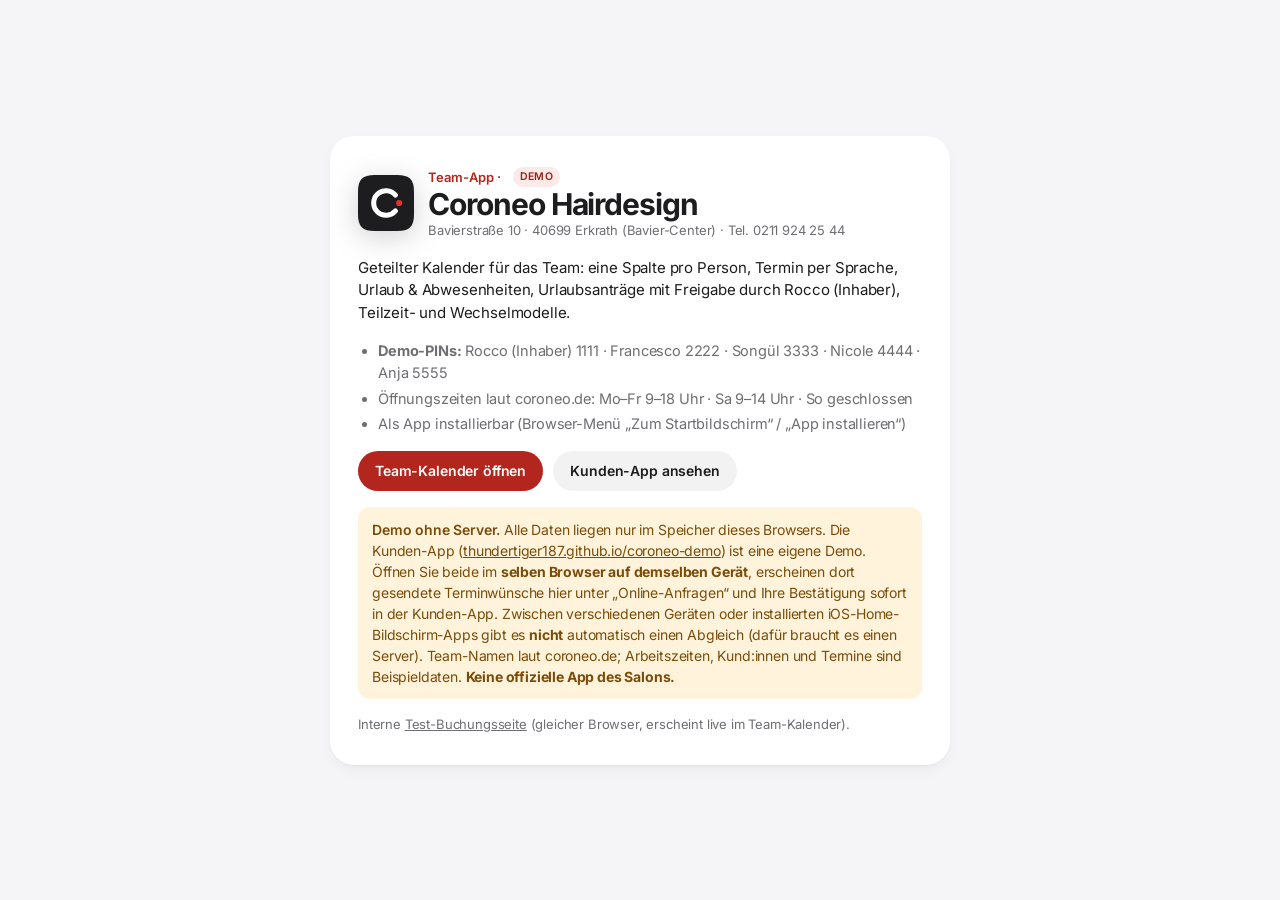
<file: index.html>
<!doctype html><html lang="de"><head><meta charset="utf-8"><meta content="width=device-width,initial-scale=1,viewport-fit=cover" name="viewport"><title>Salon-App (Team) – Coroneo Hairdesign (Demo)</title><meta content="Demo: geteilter Team-Kalender für Coroneo Hairdesign, Erkrath – Termine, Spracheingabe, Urlaub & Abwesenheiten. Keine offizielle App des Salons." name="description"><meta content="noindex, nofollow" name="robots"><meta content="#F5F5F7" name="theme-color"><link href="manifest.webmanifest" rel="manifest"><link href="icons/favicon-48.png" rel="icon" sizes="48x48" type="image/png"><link href="icons/apple-touch-icon.png" rel="apple-touch-icon"><link href="css/fonts.css" rel="stylesheet"><link href="css/style.css" rel="stylesheet"><link href="css/coroneo.css" rel="stylesheet"><script src="js/theme.js"></script><style>body.start{min-height:100vh;display:flex;align-items:center;justify-content:center;padding:24px 16px}.start-card{max-width:620px;width:100%;background:var(--surface);border:1px solid var(--line);border-radius:22px;padding:30px 28px;box-shadow:var(--shadow-lg,0 20px 50px -25px rgba(36,31,28,.3));display:flex;flex-direction:column;gap:16px}.start-head{display:flex;align-items:center;gap:14px}.start-mono{width:56px;height:56px;flex:none;display:block;filter:drop-shadow(0 6px 14px rgba(0,0,0,.18))}.start-card h1{font-size:30px;line-height:1.1}.start-card ul{margin:0;padding-left:20px;display:flex;flex-direction:column;gap:4px;font-size:14.5px;color:var(--ink-soft)}.start-actions{display:flex;flex-wrap:wrap;gap:10px}.start-meta{font-size:13px;color:var(--ink-soft);line-height:1.5}</style></head><body class="start"><main class="start-card"><div class="start-head"><svg aria-hidden="true" class="start-mono" viewBox="0 0 100 100"><path d="M0 30C0 8 8 0 30 0h40c22 0 30 8 30 30v40c0 22-8 30-30 30H30C8 100 0 92 0 70Z" fill="#1d1d1f"/><path d="M66.9 35.9A22 22 0 1 0 66.9 64.1" fill="none" stroke="#fff" stroke-linecap="round" stroke-width="9"/><circle cx="73.5" cy="50" fill="#E5352B" r="5.5"/></svg><div><span class="eyebrow">Team-App · <span class="demo-badge">Demo</span></span><h1 data-salon-name>Coroneo Hairdesign</h1><div class="start-meta"><span data-salon-address>Bavierstraße 10 · 40699 Erkrath</span> · Tel. <span data-salon-phone>0211 924 25 44</span></div></div></div><p>Geteilter Kalender für das Team: eine Spalte pro Person, Termin per Sprache, Urlaub &amp; Abwesenheiten, Urlaubsanträge mit Freigabe durch Rocco (Inhaber), Teilzeit- und Wechselmodelle.</p><ul><li><b>Demo-PINs:</b> Rocco (Inhaber) 1111 · Francesco 2222 · Songül 3333 · Nicole 4444 · Anja 5555</li><li>Öffnungszeiten laut coroneo.de: Mo–Fr 9–18 Uhr · Sa 9–14 Uhr · So geschlossen</li><li>Als App installierbar (Browser-Menü „Zum Startbildschirm“ / „App installieren“)</li></ul><div class="start-actions"><a href="salon.html" class="btn btn-primary">Team-Kalender öffnen</a><a href="https://thundertiger187.github.io/coroneo-demo/" class="btn btn-ghost" data-customer-app rel="noopener" target="_blank">Kunden-App ansehen</a></div><div class="notice warn"><div><strong>Demo ohne Server.</strong> Alle Daten liegen nur im Speicher dieses Browsers. Die Kunden-App (<a href="https://thundertiger187.github.io/coroneo-demo/" data-customer-app rel="noopener" target="_blank">thundertiger187.github.io/coroneo-demo</a>) ist eine eigene Demo. Öffnen Sie beide im <b>selben Browser auf demselben Gerät</b>, erscheinen dort gesendete Terminwünsche hier unter „Online-Anfragen“ und Ihre Bestätigung sofort in der Kunden-App. Zwischen verschiedenen Geräten oder installierten iOS-Home-Bildschirm-Apps gibt es <b>nicht</b> automatisch einen Abgleich (dafür braucht es einen Server). Team-Namen laut coroneo.de; Arbeitszeiten, Kund:innen und Termine sind Beispieldaten. <b>Keine offizielle App des Salons.</b></div></div><p class="start-meta">Interne <a href="buchen.html">Test-Buchungsseite</a> (gleicher Browser, erscheint live im Team-Kalender).</p></main><script src="js/config.js"></script></body></html>
</file>
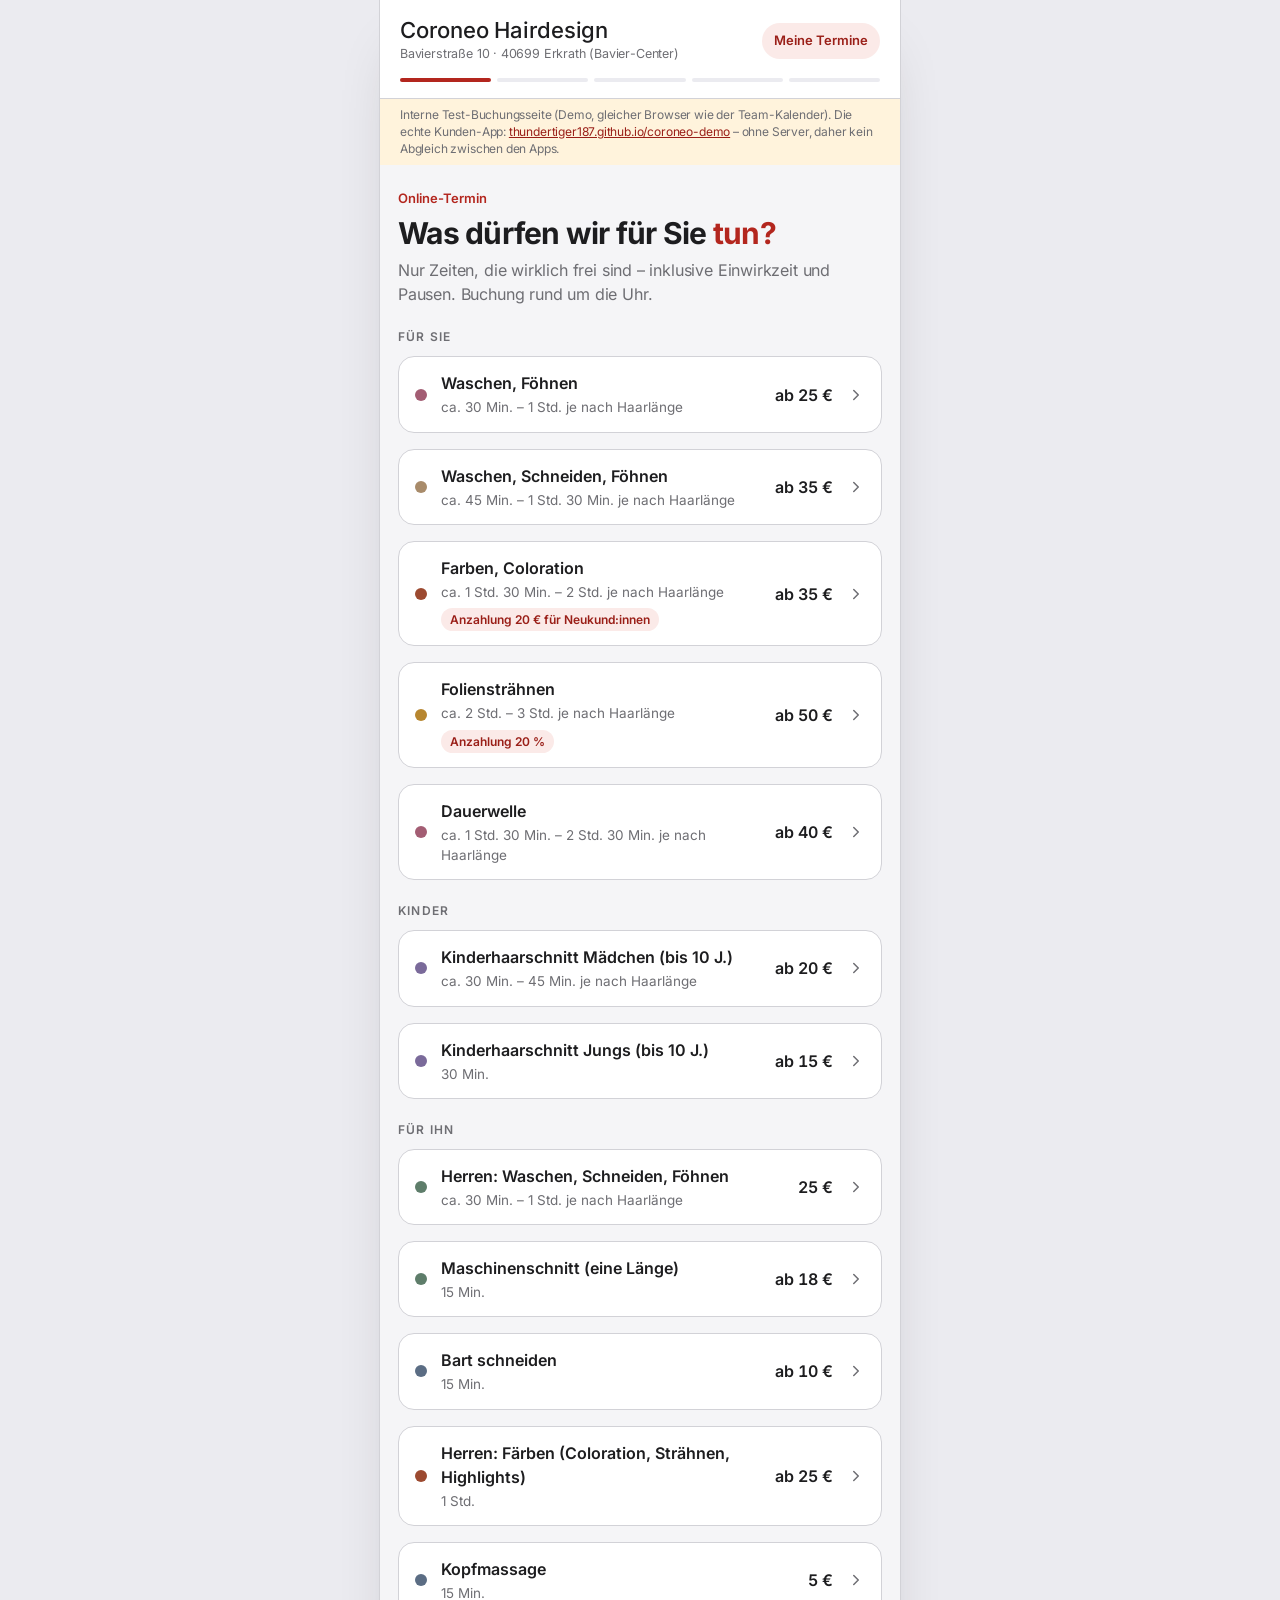
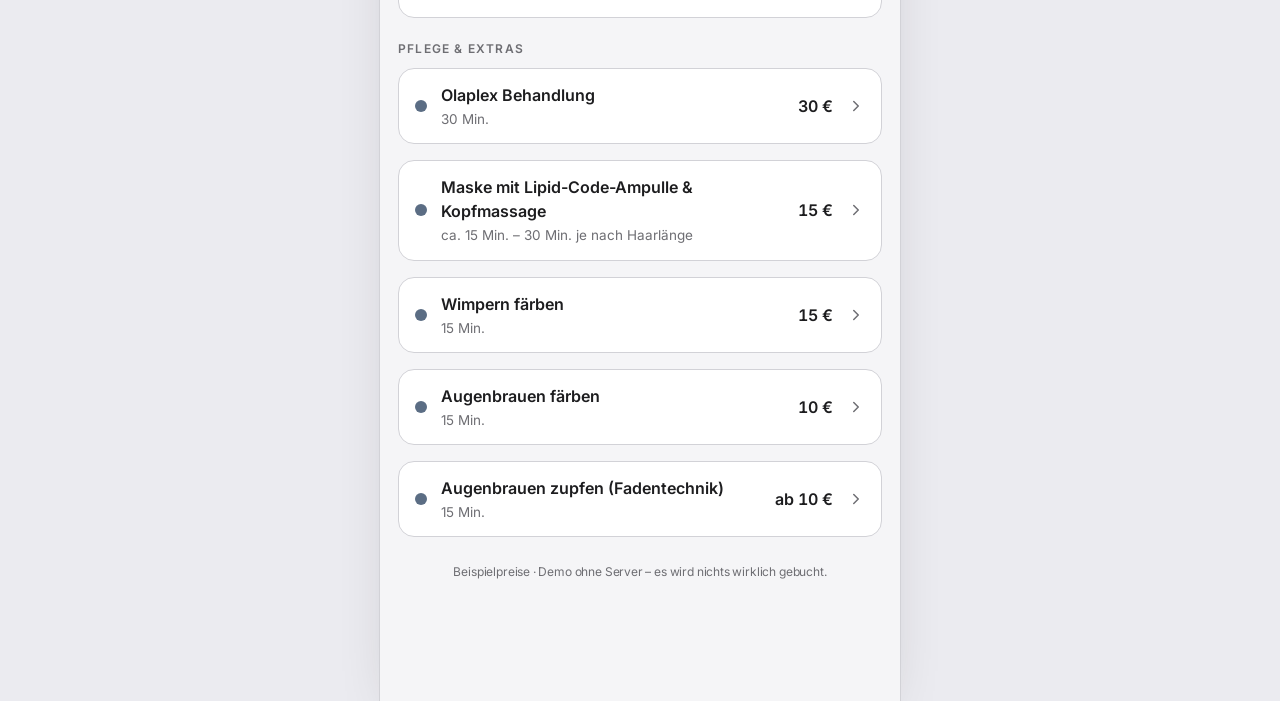
<file: buchen.html>
<!doctype html><html lang="de"><head><meta charset="utf-8"><meta content="width=device-width,initial-scale=1,viewport-fit=cover" name="viewport"><title>Test-Buchung – Coroneo Hairdesign (Demo)</title><meta content="noindex, nofollow" name="robots"><meta content="#F5F5F7" name="theme-color"><link href="icons/favicon-48.png" rel="icon" sizes="48x48" type="image/png"><link href="css/fonts.css" rel="stylesheet"><link href="css/style.css" rel="stylesheet"><link href="css/buchen.css" rel="stylesheet"><link href="css/coroneo.css" rel="stylesheet"><script src="js/theme.js"></script></head><body class="booking"><div class="b-wrap"><header class="b-head"><div class="b-head-row"><div><div class="b-salon" data-salon-name>Coroneo Hairdesign</div><div class="b-addr"><span data-salon-address></span></div></div><button class="b-mine" id="btn-mine" type="button">Meine Termine</button></div><div class="steps" id="steps" aria-hidden="true"><span></span><span></span><span></span><span></span><span></span></div></header><p class="b-demo-note">Interne Test-Buchungsseite (Demo, gleicher Browser wie der Team-Kalender). Die echte Kunden-App: <a data-customer-app href="https://thundertiger187.github.io/coroneo-demo/" rel="noopener" target="_blank">thundertiger187.github.io/coroneo-demo</a> – ohne Server, daher kein Abgleich zwischen den Apps.</p><main aria-live="polite" class="b-main" id="b-main"></main></div><div class="b-foot" id="b-foot" hidden><div class="b-foot-inner" id="b-foot-inner"></div></div><script src="js/config.js"></script><script src="js/data.js"></script><script src="js/buchen.js"></script></body></html>
</file>
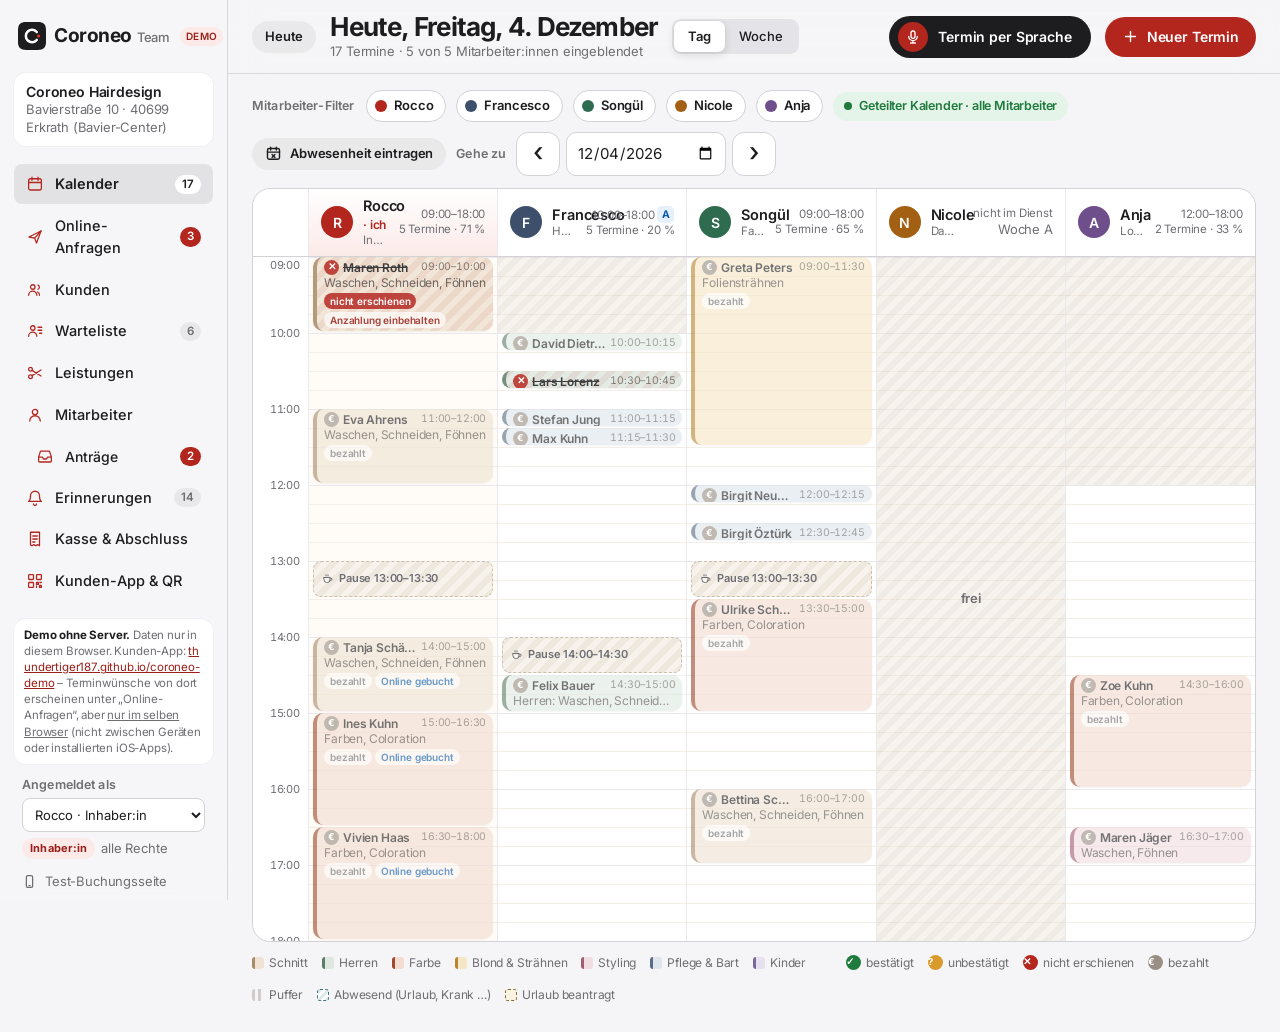
<file: salon.html>
<!doctype html><html lang="de"><head><meta charset="utf-8"><meta content="width=device-width,initial-scale=1" name="viewport"><title>Salon-App (Team) – Coroneo Hairdesign (Demo)</title><meta content="noindex, nofollow" name="robots"><meta content="#F5F5F7" name="theme-color"><link href="manifest.webmanifest" rel="manifest"><link href="icons/favicon-48.png" rel="icon" sizes="48x48" type="image/png"><link href="icons/apple-touch-icon.png" rel="apple-touch-icon"><meta content="yes" name="apple-mobile-web-app-capable"><meta content="yes" name="mobile-web-app-capable"><meta content="Coroneo Team" name="apple-mobile-web-app-title"><link href="css/fonts.css" rel="stylesheet"><link href="css/style.css" rel="stylesheet"><link href="css/coroneo.css" rel="stylesheet"><script src="js/theme.js"></script></head><body><svg aria-hidden="true" focusable="false" height="0" style="position:absolute" width="0"><symbol id="logo" viewBox="0 0 100 100"><path d="M0 30C0 8 8 0 30 0h40c22 0 30 8 30 30v40c0 22-8 30-30 30H30C8 100 0 92 0 70Z" fill="#1d1d1f"/><path d="M66.9 35.9A22 22 0 1 0 66.9 64.1" fill="none" stroke="#fff" stroke-linecap="round" stroke-width="9"/><circle cx="73.5" cy="50" fill="#E5352B" r="5.5"/></symbol></svg><div class="app"><aside class="sidebar no-print"><a href="index.html" class="brand" title="Zur Startseite"><svg aria-hidden="true" class="brand-mark"><use href="#logo"/></svg><span class="brand-wm">Coroneo</span><em class="demo-badge">Demo</em></a><div class="salon-chip"><b data-salon-name>Coroneo Hairdesign</b><span class="muted" data-salon-address></span></div><nav aria-label="Bereiche" class="nav" id="nav"></nav><p class="demo-hint" id="demo-hint"><b>Demo ohne Server.</b> <span class="dh-long">Daten nur in diesem Browser. Kunden-App: </span><span class="dh-short">Kunden-App: </span><a href="https://thundertiger187.github.io/coroneo-demo/" rel="noopener" target="_blank" data-customer-app data-customer-app-text>thundertiger187.github.io/coroneo-demo</a><span class="dh-long"> – Terminwünsche von dort erscheinen unter „Online-Anfragen“, aber <u>nur im selben Browser</u> (nicht zwischen Geräten oder installierten iOS-Apps).</span><span class="dh-short"> · Abgleich nur im selben Browser</span></p><div class="sidebar-foot"><div class="me-select"><label class="label" for="me">Angemeldet als</label><select id="me"></select></div><a href="buchen.html" rel="noopener" target="_blank"><svg fill="none" stroke="currentColor" stroke-linecap="round" stroke-linejoin="round" stroke-width="2" viewBox="0 0 24 24"><rect height="19" rx="2.5" width="10" x="7" y="2.5"/><path d="M11 18.5h2"/></svg><span>Test-Buchungsseite</span></a> <a href="https://thundertiger187.github.io/coroneo-demo/" rel="noopener" target="_blank" data-customer-app><svg fill="none" stroke="currentColor" stroke-linecap="round" stroke-linejoin="round" stroke-width="2" viewBox="0 0 24 24"><path d="M14 4h6v6M20 4l-9 9M18 14v5a1 1 0 0 1-1 1H5a1 1 0 0 1-1-1V7a1 1 0 0 1 1-1h5"/></svg><span>Kunden-App öffnen</span></a> <a href="#" id="reset-demo"><svg fill="none" stroke="currentColor" stroke-linecap="round" stroke-linejoin="round" stroke-width="2" viewBox="0 0 24 24"><path d="M4 12a8 8 0 1 0 2.3-5.6"/><path d="M4 4v4.5h4.5"/></svg><span>Demo zurücksetzen</span></a></div></aside><div class="main"><header class="topbar no-print" id="topbar"></header><main id="views"><section class="view" id="view-kalender"></section><section class="view" id="view-anfragen" hidden></section><section class="view" id="view-kunden" hidden></section><section class="view" id="view-warteliste" hidden></section><section class="view" id="view-leistungen" hidden></section><section class="view" id="view-mitarbeiter" hidden></section><section class="view" id="view-antraege" hidden></section><section class="view" id="view-erinnerungen" hidden></section><section class="view" id="view-kasse" hidden></section><section class="view" id="view-qr" hidden></section></main></div></div><div id="modal-root"></div><div class="toasts" aria-live="polite" id="toasts"></div><script src="js/config.js"></script><script src="js/data.js"></script><script src="js/parser.js"></script><script src="js/voice.js"></script><script src="js/vendor/qrcode.js"></script><script src="js/salon.js"></script></body></html>
</file>
<file: css/fonts.css>
@font-face{font-family:Inter;font-style:normal;font-weight:100 900;font-display:swap;src:url(../assets/fonts/inter-latin-ext.woff2) format('woff2');unicode-range:U+0100-02BA,U+02BD-02C5,U+02C7-02CC,U+02CE-02D7,U+02DD-02FF,U+0304,U+0308,U+0329,U+1D00-1DBF,U+1E00-1E9F,U+1EF2-1EFF,U+2020,U+20A0-20AB,U+20AD-20C4,U+2113,U+2C60-2C7F,U+A720-A7FF}@font-face{font-family:Inter;font-style:normal;font-weight:100 900;font-display:swap;src:url(../assets/fonts/inter-latin.woff2) format('woff2');unicode-range:U+0000-00FF,U+0131,U+0152-0153,U+02BB-02BC,U+02C6,U+02DA,U+02DC,U+0304,U+0308,U+0329,U+2000-206F,U+20AC,U+2122,U+2191,U+2193,U+2212,U+2215,U+FEFF,U+FFFD}
</file>
<file: css/style.css>
:root{--bg:#F6F1EA;--bg-deep:#EDE5DA;--surface:#FFFDF9;--ink:#241F1C;--ink-soft:#5C534B;--ink-mute:#8C8076;--line:#DDD3C6;--line-soft:#EAE2D7;--accent:#9C4A30;--accent-ink:#7E3A25;--accent-tint:#F1E2D9;--dark:#26201C;--ok:#3F7A55;--ok-tint:#E1EEE4;--warn:#A86A12;--warn-tint:#FBEFD6;--bad:#B23A2E;--bad-tint:#F7DEDA;--info:#4D6385;--info-tint:#E1E8F2;--radius:18px;--radius-sm:12px;--radius-xs:8px;--shadow:0 1px 2px rgba(36,31,28,.04),0 12px 32px -12px rgba(36,31,28,.14);--shadow-lg:0 30px 80px -20px rgba(36,31,28,.35),0 0 0 1px rgba(36,31,28,.06);--font-display:-apple-system,BlinkMacSystemFont,"SF Pro Display","Inter","Segoe UI",Roboto,sans-serif;--font-body:-apple-system,BlinkMacSystemFont,"SF Pro Text","Inter","Segoe UI",Roboto,sans-serif;--row:16px;--abs-urlaub:#3F7480;--abs-urlaub-t:#DCEAEC;--abs-krank:#B23A2E;--abs-krank-t:#F7DEDA;--abs-fortbildung:#5F6396;--abs-fortbildung-t:#E3E3F1;--abs-sonstiges:#776B60;--abs-sonstiges-t:#EAE3DA;--pend:#8A6A2E;--pend-t:#FBF3E2}*,::after,::before{box-sizing:border-box}body,html,p{margin:0}body{background:var(--bg);color:var(--ink);font-family:var(--font-body);font-size:15px;line-height:1.5;-webkit-font-smoothing:antialiased}h1,h2,h3,h4{font-family:var(--font-display);font-weight:500;letter-spacing:-.015em;line-height:1.15;margin:0;font-variation-settings:"opsz" 72}a{color:inherit}button,input,select,textarea{font:inherit;color:inherit}:focus-visible{outline:3px solid var(--accent);outline-offset:2px;border-radius:6px}.sr-only{position:absolute;width:1px;height:1px;overflow:hidden;clip:rect(0 0 0 0);white-space:nowrap}.muted{color:var(--ink-soft)}.small{font-size:13px}.tnum{font-variant-numeric:tabular-nums}.eyebrow{display:inline-flex;align-items:center;gap:10px;font-size:12px;font-weight:600;letter-spacing:.12em;text-transform:uppercase;color:var(--accent)}.eyebrow::before{content:"";width:18px;height:1.5px;background:currentColor}.btn{display:inline-flex;align-items:center;justify-content:center;gap:8px;min-height:40px;padding:0 16px;border-radius:999px;border:1.5px solid transparent;font:600 14px/1 var(--font-body);text-decoration:none;white-space:nowrap;cursor:pointer;background:0 0;transition:background-color .15s,color .15s,border-color .15s,transform .15s,box-shadow .15s}.btn svg{width:17px;height:17px;flex:none}.btn-primary{background:var(--accent);color:#fff;box-shadow:0 8px 20px -12px rgba(156,74,48,.8)}.btn-primary:hover{background:var(--accent-ink)}.btn-primary:disabled{background:#c9b5a8;box-shadow:none;cursor:not-allowed}.btn-ghost{border-color:#cdbfae;color:var(--ink);background:0 0}.btn-ghost:hover{border-color:var(--ink);background:rgba(255,253,249,.7)}.btn-dark{background:var(--dark);color:var(--bg)}.btn-dark:hover{background:#000}.btn-soft{background:var(--accent-tint);color:var(--accent-ink)}.btn-soft:hover{background:#ead2c5}.btn-danger{border-color:#e2b3ac;color:var(--bad)}.btn-danger:hover{background:var(--bad-tint)}.btn-ok{background:var(--ok);color:#fff}.btn-sm{min-height:32px;padding:0 12px;font-size:13px}.btn-lg{min-height:50px;padding:0 24px;font-size:16px}.btn-block{width:100%}.icon-btn{width:38px;height:38px;border-radius:12px;border:1px solid var(--line);background:var(--surface);display:inline-grid;place-items:center;cursor:pointer;padding:0}.icon-btn:hover{border-color:#bfb2a3}.icon-btn svg{width:18px;height:18px}.field{display:flex;flex-direction:column;gap:6px;min-width:0;position:relative}.field>label,.label{font-size:12.5px;font-weight:600;color:var(--ink-soft);letter-spacing:.01em}.input,select.input,textarea.input{width:100%;min-height:42px;padding:9px 12px;border-radius:10px;border:1.5px solid var(--line);background:var(--surface);outline:0;transition:border-color .15s,box-shadow .15s}textarea.input{min-height:74px;resize:vertical;line-height:1.45}.input:focus{border-color:var(--accent);box-shadow:0 0 0 3px rgba(156,74,48,.14)}.field .hint{font-size:12px;color:var(--ink-soft)}.field.is-recognized .input{border-color:#9dc2a8;background:#f7fbf7}.field.is-recognized .hint{color:var(--ok)}.field.is-missing .input{border-color:#e3b65e;background:var(--warn-tint)}.field.is-missing>label::after{content:" · nicht erkannt – bitte ergänzen";color:var(--warn);font-weight:600}.field.is-suggested>label::after{content:" · Vorschlag – bitte prüfen";color:var(--warn);font-weight:600}.field.is-suggested .input{border-color:#e3b65e}.grid-2{display:grid;grid-template-columns:1fr 1fr;gap:14px}.grid-3{display:grid;grid-template-columns:1fr 1fr 1fr;gap:14px}.check{display:inline-flex;align-items:center;gap:8px;font-size:14px;cursor:pointer}.check input{width:18px;height:18px;accent-color:var(--accent)}.badge{display:inline-flex;align-items:center;gap:5px;padding:2px 9px;border-radius:999px;font-size:12px;font-weight:600;line-height:1.6;white-space:nowrap;background:var(--bg-deep);color:var(--ink-soft)}.badge.ok{background:var(--ok-tint);color:var(--ok)}.badge.warn{background:var(--warn-tint);color:var(--warn)}.badge.bad{background:var(--bad-tint);color:var(--bad)}.badge.info{background:var(--info-tint);color:var(--info)}.badge.accent{background:var(--accent-tint);color:var(--accent-ink)}.badge.dark{background:var(--dark);color:var(--bg)}.dot{width:10px;height:10px;border-radius:50%;display:inline-block;flex:none}.card{background:var(--surface);border:1px solid var(--line);border-radius:var(--radius)}.card-pad{padding:22px 24px}.notice{display:flex;gap:12px;align-items:flex-start;padding:12px 14px;border-radius:12px;font-size:14px;background:var(--bg-deep)}.notice svg{width:18px;height:18px;flex:none;margin-top:1px}.notice.ok{background:var(--ok-tint);color:#2b5c3d}.notice.warn{background:var(--warn-tint);color:#7a4c08}.notice.bad{background:var(--bad-tint);color:#8e2b21}.notice.info{background:var(--info-tint);color:#34496a}.notice.accent{background:var(--accent-tint);color:var(--accent-ink)}.notice strong{font-weight:600}.toasts{position:fixed;right:20px;bottom:20px;display:flex;flex-direction:column;gap:10px;z-index:200}.toast{background:var(--dark);color:var(--bg);padding:12px 16px;border-radius:12px;box-shadow:var(--shadow-lg);font-size:14px;max-width:380px;animation:.25s toastIn;display:flex;gap:10px;align-items:flex-start}.toast b{color:#f1c7b5;font-weight:600}@keyframes toastIn{from{transform:translateY(10px);opacity:0}to{transform:none;opacity:1}}.modal-backdrop{position:fixed;inset:0;background:rgba(38,32,28,.45);backdrop-filter:blur(2px);display:flex;align-items:flex-start;justify-content:center;padding:40px 20px;overflow-y:auto;z-index:100}.modal{background:var(--surface);border-radius:22px;box-shadow:var(--shadow-lg);width:100%;max-width:720px;animation:.2s modalIn}.modal.wide{max-width:920px}.modal.narrow{max-width:520px}@keyframes modalIn{from{transform:translateY(12px) scale(.99);opacity:0}to{transform:none;opacity:1}}.modal-head{display:flex;align-items:flex-start;justify-content:space-between;gap:16px;padding:22px 26px 6px}.modal-head h2{font-size:26px}.modal-body{padding:14px 26px 22px;display:flex;flex-direction:column;gap:16px}.modal-foot{display:flex;justify-content:flex-end;align-items:center;gap:10px;padding:16px 26px 22px;border-top:1px solid var(--line-soft);flex-wrap:wrap}.modal-foot .spacer{flex:1}.app{display:grid;grid-template-columns:228px minmax(0,1fr);min-height:100vh;min-height:100dvh}.sidebar{background:var(--surface);border-right:1px solid var(--line);padding:18px 14px;display:flex;flex-direction:column;gap:18px;position:sticky;top:0;height:100vh;height:100dvh}.brand{display:inline-flex;align-items:center;gap:10px;text-decoration:none;font-family:var(--font-display);font-size:22px;font-weight:600;letter-spacing:-.02em;padding:4px 8px}.brand-mark{width:28px;height:28px;flex:none}.salon-chip{padding:10px 12px;border-radius:12px;background:var(--bg);font-size:13px;line-height:1.35}.salon-chip b{display:block;font-weight:600;font-size:14px}.nav{display:flex;flex-direction:column;gap:2px}.nav button{display:flex;align-items:center;gap:11px;width:100%;text-align:left;padding:9px 12px;border-radius:10px;border:0;background:0 0;cursor:pointer;font-weight:500;color:var(--ink-soft);font-size:14.5px}.nav button svg{width:18px;height:18px;flex:none}.nav button:hover{background:var(--bg);color:var(--ink)}.nav button.active{background:var(--accent-tint);color:var(--accent-ink);font-weight:600}.nav .count{margin-left:auto;font-size:11.5px;font-weight:600;background:var(--bg-deep);color:var(--ink-soft);padding:1px 7px;border-radius:999px}.nav button.active .count{background:#fff;color:var(--accent-ink)}.sidebar-foot{margin-top:auto;display:flex;flex-direction:column;gap:8px;font-size:13px}.sidebar-foot a{color:var(--ink-soft);text-decoration:none;display:flex;align-items:center;gap:8px;padding:5px 8px;border-radius:8px}.sidebar-foot a:hover{color:var(--ink);background:var(--bg)}.sidebar-foot svg{width:15px;height:15px}.me-select{display:flex;flex-direction:column;gap:4px;padding:0 8px}.me-select select{min-height:34px;padding:4px 8px;border-radius:8px;border:1px solid var(--line);background:var(--surface);font-size:13px}.main{min-width:0;display:flex;flex-direction:column}.topbar{display:flex;align-items:center;gap:14px;padding:12px 24px;border-bottom:1px solid var(--line);background:rgba(246,241,234,.92);backdrop-filter:blur(10px);position:sticky;top:0;z-index:20;min-height:64px;flex-wrap:wrap}.topbar h1{white-space:nowrap}.topbar .sub{font-size:13px;color:var(--ink-soft)}.topbar .grow{flex:1}.seg{display:inline-flex;background:var(--bg-deep);border-radius:999px;padding:3px}.seg button{border:0;background:0 0;padding:6px 14px;border-radius:999px;font-weight:600;font-size:13px;cursor:pointer;color:var(--ink-soft)}.seg button.active{background:var(--surface);color:var(--ink);box-shadow:0 1px 3px rgba(36,31,28,.12)}.daynav{display:inline-flex;align-items:center;gap:6px}.shared-badge{display:inline-flex;align-items:center;gap:7px;font-size:12.5px;font-weight:600;color:var(--ok);background:var(--ok-tint);padding:5px 11px;border-radius:999px;white-space:nowrap}.shared-badge .pulse{width:8px;height:8px;border-radius:50%;background:var(--ok);box-shadow:0 0 0 0 rgba(63,122,85,.5);animation:2s infinite pulse}@keyframes pulse{0%{box-shadow:0 0 0 0 rgba(63,122,85,.45)}70%{box-shadow:0 0 0 7px rgba(63,122,85,0)}100%{box-shadow:0 0 0 0 rgba(63,122,85,0)}}.btn-voice{background:var(--dark);color:#fff;min-height:42px;padding:0 18px 0 8px;gap:10px}.btn-voice .mic{width:30px;height:30px;border-radius:50%;background:var(--accent);display:grid;place-items:center}.btn-voice .mic svg{width:16px;height:16px}.btn-voice:hover{background:#000}.view{padding:16px 24px 28px;min-width:0}.view[hidden]{display:none}.toolbar{display:flex;align-items:center;gap:10px;flex-wrap:wrap;margin-bottom:12px}.toolbar .label{margin-right:2px}.chip{display:inline-flex;align-items:center;gap:7px;padding:5px 12px 5px 8px;border-radius:999px;border:1.5px solid var(--line);background:var(--surface);font-size:13px;font-weight:600;cursor:pointer;user-select:none}.chip.off{opacity:.45;background:0 0}.chip .dot{width:12px;height:12px}.legend{display:flex;gap:14px;flex-wrap:wrap;font-size:12px;color:var(--ink-soft);align-items:center}.legend span{display:inline-flex;align-items:center;gap:5px}.legend i{width:12px;height:12px;border-radius:3px;display:inline-block;border-left:3px solid}.cal{background:var(--surface);border:1px solid var(--line);border-radius:var(--radius);overflow:clip}.cal-head{display:grid;border-bottom:1px solid var(--line);background:var(--surface);position:sticky;top:64px;z-index:5}.cal-head .gutter{border-right:1px solid var(--line-soft)}.col-head{padding:8px 12px;border-right:1px solid var(--line-soft);display:flex;align-items:center;gap:10px;min-width:0}.col-head:last-child{border-right:0}.col-head .avatar{width:32px;height:32px;border-radius:50%;color:#fff;display:grid;place-items:center;font-weight:600;font-size:14px;flex:none}.col-head .who{min-width:0;line-height:1.25}.col-head .who b{display:block;font-size:14.5px;font-weight:600}.col-head .who span{font-size:11.5px;color:var(--ink-soft);white-space:nowrap;overflow:hidden;text-overflow:ellipsis;display:block}.col-head .load{margin-left:auto;font-size:11.5px;color:var(--ink-soft);text-align:right;line-height:1.3;white-space:nowrap}.col-head.me{background:linear-gradient(0deg,var(--accent-tint),var(--surface))}.col-head.me .who b::after{content:" · ich";color:var(--accent);font-weight:600;font-size:12px}.cal-body{display:grid;position:relative}.gutter-times{position:relative;border-right:1px solid var(--line-soft);background:var(--surface)}.gutter-times span{position:absolute;right:8px;font-size:11px;color:var(--ink-mute);transform:translateY(-50%);font-variant-numeric:tabular-nums}.gutter-times span:first-child{transform:none}.col{position:relative;border-right:1px solid var(--line-soft);cursor:copy;background-image:linear-gradient(to bottom,var(--line-soft) 1px,transparent 1px),linear-gradient(to bottom,#f3eee7 1px,transparent 1px);background-size:100% calc(var(--row) * 4),100% var(--row)}.col:last-child{border-right:0}.col.me{background-color:#fffbf6}.offtime{position:absolute;left:0;right:0;background:repeating-linear-gradient(135deg,rgba(221,211,198,.45) 0 6px,rgba(237,229,218,.45) 6px 12px);pointer-events:none}.break{position:absolute;left:4px;right:4px;border-radius:8px;background:repeating-linear-gradient(135deg,#efe8de 0 6px,#f7f2eb 6px 12px);border:1px dashed #cdbfae;font-size:11px;color:var(--ink-soft);padding:2px 8px;display:flex;align-items:center;gap:5px;pointer-events:none;font-weight:600}.closed-day{position:absolute;inset:0;display:grid;place-items:center;color:var(--ink-soft);font-weight:600;font-size:13px}.hover-slot{position:absolute;left:3px;right:3px;height:var(--row);border-radius:6px;background:rgba(156,74,48,.1);border:1px dashed rgba(156,74,48,.5);pointer-events:none;font-size:10.5px;color:var(--accent-ink);padding:0 6px;line-height:calc(var(--row) - 2px);font-weight:600;display:none}.col:hover .hover-slot{display:block}.now-line{position:absolute;left:0;right:0;height:2px;background:var(--accent);z-index:4;pointer-events:none}.now-line::before{content:"";position:absolute;left:-5px;top:-4px;width:10px;height:10px;border-radius:50%;background:var(--accent)}.appt{position:absolute;left:4px;right:4px;border-radius:8px;border-left:4px solid;padding:3px 7px 2px;overflow:hidden;cursor:pointer;z-index:2;box-shadow:0 1px 2px rgba(36,31,28,.08);transition:transform .12s,box-shadow .12s;font-size:12px;line-height:1.28}.appt:hover{transform:translateY(-1px);box-shadow:0 6px 16px -6px rgba(36,31,28,.35);z-index:3}.appt .t{display:flex;align-items:center;gap:4px;min-width:0}.appt .name{font-weight:600;white-space:nowrap;overflow:hidden;text-overflow:ellipsis;min-width:0;flex:1}.appt .time{font-size:10.5px;color:rgba(36,31,28,.62);font-variant-numeric:tabular-nums;flex:none}.appt .svc{color:rgba(36,31,28,.75);white-space:nowrap;overflow:hidden;text-overflow:ellipsis}.appt .badges{display:flex;flex-wrap:wrap;gap:3px;margin-top:3px}.appt .b{font-size:10px;font-weight:600;padding:0 6px;border-radius:999px;line-height:16px;white-space:nowrap;background:rgba(255,255,255,.7)}.appt .b.ok{color:var(--ok)}.appt .b.warn{color:var(--warn)}.appt .b.bad{color:#fff;background:var(--bad)}.appt .b.dep{color:var(--accent-ink)}.appt .b.on{color:var(--info)}.appt .b.done{color:var(--ink-soft)}.appt .ico{flex:none;width:15px;height:15px;border-radius:50%;display:grid;place-items:center;font-size:9.5px;font-weight:700;color:#fff}.appt .ico.ok{background:var(--ok)}.appt .ico.warn{background:#d89a2b}.appt .ico.bad{background:var(--bad)}.appt .ico.done{background:#9a8f84}.appt.noshow{background-image:repeating-linear-gradient(135deg,rgba(178,58,46,.1) 0 6px,transparent 6px 12px)!important;opacity:.85}.appt.noshow .name{text-decoration:line-through}.appt.done{opacity:.62}.appt.flash{animation:1.6s 2 flash}@keyframes flash{0%,100%{box-shadow:0 0 0 0 rgba(156,74,48,0)}50%{box-shadow:0 0 0 4px rgba(156,74,48,.45)}}.appt-buffer{position:absolute;left:8px;right:8px;background:repeating-linear-gradient(90deg,rgba(140,128,118,.25) 0 3px,transparent 3px 6px);border-radius:0 0 6px 6px;pointer-events:none;z-index:1}.cal.week .appt{left:1px;right:1px;padding:2px 4px;font-size:10.5px;border-left-width:3px;border-radius:5px}.cal.week .col-head{padding:8px;cursor:pointer;flex-direction:column;align-items:flex-start;gap:4px}.cal.week .col-head:hover{background:var(--bg)}.cal.week .col-head.today b{color:var(--accent)}.week-lanes{display:grid;height:100%}.week-lane{position:relative;border-right:1px dotted #efe8de}.week-lane:last-child{border-right:0}.lane-dots{display:flex;gap:3px}.table{width:100%;border-collapse:separate;border-spacing:0;background:var(--surface);border:1px solid var(--line);border-radius:var(--radius);overflow:hidden;font-size:14px}.table th{text-align:left;font-size:12px;text-transform:uppercase;letter-spacing:.06em;color:var(--ink-soft);font-weight:600;padding:11px 14px;background:var(--bg);border-bottom:1px solid var(--line)}.table td{padding:11px 14px;border-bottom:1px solid var(--line-soft);vertical-align:middle}.table tr:last-child td{border-bottom:0}.table tr.click{cursor:pointer}.table tr.click:hover td{background:#fbf7f1}.section-title{display:flex;align-items:flex-end;justify-content:space-between;gap:16px;margin:4px 0 16px}.section-title h2{font-size:30px}.section-title p{color:var(--ink-soft);margin-top:4px;max-width:60ch}.split{display:grid;grid-template-columns:320px minmax(0,1fr);gap:20px;align-items:start}.cust-list{display:flex;flex-direction:column;max-height:calc(100vh - 190px);overflow:auto}.cust-item{display:flex;align-items:center;gap:12px;padding:10px 14px;border-bottom:1px solid var(--line-soft);cursor:pointer;background:0 0;border-left:0;border-right:0;border-top:0;text-align:left;width:100%}.cust-item:hover{background:#fbf7f1}.cust-item.active{background:var(--accent-tint)}.cust-item .av{width:34px;height:34px;border-radius:50%;background:var(--bg-deep);display:grid;place-items:center;font-weight:600;font-size:13px;color:var(--ink-soft);flex:none}.cust-item .nm{font-weight:600;font-size:14px}.cust-item .sub{font-size:12px;color:var(--ink-soft)}.cust-card{display:flex;flex-direction:column;gap:18px}.cust-head{display:flex;gap:18px;align-items:center}.cust-head .av{width:64px;height:64px;border-radius:50%;background:var(--accent-tint);color:var(--accent);display:grid;place-items:center;font-family:var(--font-display);font-size:26px;flex:none}.cust-head h2{font-size:32px}.kv{display:grid;grid-template-columns:repeat(4,minmax(0,1fr));gap:12px}.kv div{background:var(--bg);border-radius:12px;padding:10px 14px}.kv b{display:block;font-family:var(--font-display);font-size:22px;font-weight:500}.kv span{font-size:12px;color:var(--ink-soft)}.formula{border:1px solid var(--line);border-radius:14px;overflow:hidden}.formula-head{display:flex;justify-content:space-between;align-items:center;padding:12px 16px;background:var(--bg);border-bottom:1px solid var(--line);gap:10px}.formula-grid{display:grid;grid-template-columns:repeat(3,minmax(0,1fr))}.formula-grid div{padding:10px 16px;border-right:1px solid var(--line-soft);border-bottom:1px solid var(--line-soft)}.formula-grid div:nth-child(3n){border-right:0}.formula-grid dt{font-size:11.5px;text-transform:uppercase;letter-spacing:.06em;color:var(--ink-soft);font-weight:600}.formula-grid dd{margin:2px 0 0;font-weight:500}.formula-grid .wide{grid-column:1/-1;border-right:0}.history{display:flex;flex-direction:column}.history .h-item{display:grid;grid-template-columns:96px 1fr auto;gap:12px;padding:9px 0;border-bottom:1px dashed var(--line);font-size:14px;align-items:center}.history .h-item:last-child{border-bottom:0}details.versions summary{cursor:pointer;font-weight:600;font-size:13.5px;color:var(--accent-ink);padding:10px 16px}details.versions .ver{padding:10px 16px;border-top:1px dashed var(--line);font-size:13.5px}.allergy{border-left:4px solid var(--bad)}.outbox{display:grid;grid-template-columns:repeat(auto-fill,minmax(330px,1fr));gap:14px}.msg-card{background:#efe7dc;border-radius:16px;padding:14px;display:flex;flex-direction:column;gap:8px;border:1px solid var(--line)}.msg-meta{display:flex;justify-content:space-between;align-items:center;font-size:12px;color:var(--ink-soft);gap:6px;flex-wrap:wrap}.bubble{background:var(--surface);border-radius:4px 16px 16px;padding:10px 12px;font-size:13.5px;line-height:1.45;box-shadow:0 1px 1px rgba(36,31,28,.06)}.bubble-title{font-size:11.5px;font-weight:600;color:var(--accent);margin-bottom:2px}.bubble-actions{display:grid;grid-template-columns:1fr 1fr;gap:6px}.bubble-actions button{border:0;border-radius:10px;padding:8px;font-weight:600;font-size:13px;background:var(--surface);cursor:pointer}.bubble-actions .confirm{background:var(--accent);color:#fff}.voice-stage{display:flex;flex-direction:column;align-items:center;gap:12px;padding:8px 0 4px;text-align:center}.mic-big{width:92px;height:92px;border-radius:50%;border:0;background:var(--accent);color:#fff;display:grid;place-items:center;cursor:pointer;box-shadow:0 14px 30px -12px rgba(156,74,48,.8);transition:transform .15s}.mic-big svg{width:38px;height:38px}.mic-big:hover{transform:scale(1.04)}.mic-big.listening{background:var(--bad);animation:1.4s infinite micPulse}.mic-big:disabled{background:#c9b5a8;box-shadow:none;cursor:not-allowed}@keyframes micPulse{0%{box-shadow:0 0 0 0 rgba(178,58,46,.5)}70%{box-shadow:0 0 0 18px rgba(178,58,46,0)}100%{box-shadow:0 0 0 0 rgba(178,58,46,0)}}.transcript{width:100%;min-height:64px;border-radius:14px;background:var(--bg);padding:14px 16px;font-size:18px;font-family:var(--font-display);text-align:left;line-height:1.4}.transcript .interim{color:var(--ink-mute)}.transcript .placeholder{color:var(--ink-mute);font-family:var(--font-body);font-size:14px}.example-chips{display:flex;flex-wrap:wrap;gap:8px}.example-chips button{border:1px solid var(--line);background:var(--bg);border-radius:999px;padding:6px 12px;font-size:13px;cursor:pointer;text-align:left}.example-chips button:hover{border-color:var(--accent);color:var(--accent-ink)}.parsed-banner{border-radius:14px;background:var(--bg);padding:12px 16px;display:flex;flex-direction:column;gap:8px}.parsed-banner q{font-family:var(--font-display);font-size:16.5px;quotes:"„" "“"}.parsed-tags{display:flex;flex-wrap:wrap;gap:6px}.appt-head{display:flex;gap:14px;align-items:stretch}.appt-head .bar{width:6px;border-radius:6px;flex:none}.detail-grid{display:grid;grid-template-columns:repeat(3,minmax(0,1fr));gap:10px}.detail-grid div{background:var(--bg);border-radius:12px;padding:10px 14px}.detail-grid dt{font-size:11.5px;color:var(--ink-soft);font-weight:600;text-transform:uppercase;letter-spacing:.05em}.detail-grid dd{margin:2px 0 0;font-weight:600}.check-box{border-radius:12px;padding:10px 14px;font-size:14px;display:flex;gap:10px;align-items:flex-start}.suggest{display:flex;flex-wrap:wrap;gap:6px;margin-top:6px}.suggest button{border:1px solid #c9dccd;background:#fff;color:var(--ok);border-radius:999px;padding:3px 10px;font-size:12.5px;font-weight:600;cursor:pointer}.cust-suggest{position:absolute;top:100%;left:0;right:0;background:var(--surface);border:1px solid var(--line);border-radius:12px;box-shadow:var(--shadow);z-index:10;margin-top:4px;max-height:240px;overflow:auto}.cust-suggest button{display:flex;justify-content:space-between;width:100%;padding:9px 12px;border:0;background:0 0;cursor:pointer;text-align:left;font-size:14px;gap:10px}.cust-suggest button.hl,.cust-suggest button:hover{background:var(--bg)}.cust-selected{display:flex;align-items:center;gap:10px;padding:8px 10px 8px 12px;border-radius:10px;border:1.5px solid var(--line);background:var(--surface);min-height:42px;flex-wrap:wrap}.wl-row{display:flex;align-items:center;gap:12px;padding:10px 12px;border-radius:12px;background:var(--bg)}.wl-row .grow{flex:1;min-width:0}.stat-grid{display:grid;grid-template-columns:repeat(4,minmax(0,1fr));gap:14px}.stat{background:var(--surface);border:1px solid var(--line);border-radius:16px;padding:16px 18px}.stat b{display:block;font-family:var(--font-display);font-size:30px;font-weight:500}.stat span{font-size:13px;color:var(--ink-soft)}.staff-grid{display:grid;grid-template-columns:repeat(auto-fill,minmax(280px,1fr));gap:16px}.hours-table{width:100%;font-size:13.5px;border-collapse:collapse}.hours-table td{padding:3px 0}.qr-wrap{display:grid;grid-template-columns:minmax(0,1.2fr) minmax(0,1fr);gap:20px;align-items:start}.qr-poster{background:var(--bg);border-radius:18px;padding:28px;text-align:center;display:flex;flex-direction:column;align-items:center;gap:14px;border:1px solid var(--line)}.qr-poster .qr-canvas,.qr-poster img{width:260px;height:260px;background:#fff;padding:14px;border-radius:16px;border:1px solid var(--line)}.qr-poster h3{font-size:28px}.code{font-family:ui-monospace,SFMono-Regular,Menlo,monospace;font-size:12.5px;background:var(--bg-deep);padding:2px 6px;border-radius:6px}pre.code{padding:10px 12px;white-space:pre-wrap;display:block}@media (max-width:1100px){.app{grid-template-columns:72px minmax(0,1fr)}.me-select,.nav button span:not(.count),.salon-chip,.sidebar .brand span,.sidebar-foot a span{display:none}.qr-wrap,.split{grid-template-columns:1fr}}@media print{body *{visibility:hidden}.print-area,.print-area *{visibility:visible}.print-area{position:absolute;left:0;top:0;width:100%;border:0!important}.no-print{display:none!important}}.ico-l{width:15px;height:15px;border-radius:50%;display:inline-grid;place-items:center;font-size:9.5px;font-weight:700;color:#fff}.ico-l.ok{background:var(--ok)}.ico-l.warn{background:#d89a2b}.ico-l.bad{background:var(--bad)}.ico-l.done{background:#9a8f84}.topbar{flex-wrap:nowrap}.topbar h1{font-size:23px}.t-urlaub{--c:var(--abs-urlaub);--ct:var(--abs-urlaub-t)}.t-krank{--c:var(--abs-krank);--ct:var(--abs-krank-t)}.t-fortbildung{--c:var(--abs-fortbildung);--ct:var(--abs-fortbildung-t)}.t-sonstiges{--c:var(--abs-sonstiges);--ct:var(--abs-sonstiges-t)}.absence{position:absolute;left:3px;right:3px;border-radius:8px;border:1.5px dashed var(--c);color:var(--c);z-index:1;cursor:pointer;overflow:hidden;background:repeating-linear-gradient(135deg,color-mix(in srgb,var(--ct) 92%,transparent) 0 7px,rgba(255,253,249,.55) 7px 14px);display:flex;flex-direction:column;align-items:center;justify-content:flex-start;padding:14px 8px;gap:2px;text-align:center}.absence:hover{border-style:solid}.absence .abs-label{display:inline-flex;align-items:center;gap:6px;font-weight:700;font-size:13px;background:var(--surface);padding:3px 10px;border-radius:999px;box-shadow:0 1px 3px rgba(36,31,28,.12)}.absence .abs-label svg{width:14px;height:14px}.absence .abs-sub{font-size:11.5px;font-weight:600;color:var(--ink-soft);background:rgba(255,253,249,.8);padding:1px 8px;border-radius:999px}.absence.compact{left:1px;right:1px;border-radius:5px;padding:8px 0;border-width:1px}.absence.compact .abs-label{font-size:9.5px;padding:1px 3px;box-shadow:none;writing-mode:vertical-rl;transform:rotate(180deg);background:rgba(255,253,249,.85)}.abs-badge{display:inline-flex!important;align-items:center;gap:4px;font-size:11px!important;font-weight:700;color:var(--c)!important;background:var(--ct);padding:1px 8px 1px 6px;border-radius:999px;white-space:nowrap;max-width:100%;overflow:hidden;text-overflow:ellipsis}.abs-badge svg{width:12px;height:12px;flex:none}.col-head{position:relative}.col-head.has-abs{background:linear-gradient(0deg,rgba(234,227,218,.55),var(--surface))}.col-abs-btn{flex:none;width:26px;height:26px;border-radius:8px;border:1px solid transparent;background:0 0;color:var(--ink-mute);display:grid;place-items:center;cursor:pointer;padding:0;margin-left:-4px}.col-abs-btn svg{width:15px;height:15px}.col-abs-btn:hover,.col-head:hover .col-abs-btn{border-color:var(--line);background:var(--surface);color:var(--accent)}.lane-dots .dot.abs{box-sizing:border-box;border:2px solid}.week-abs{display:inline-flex;align-items:center;gap:4px;font-size:10.5px;font-weight:600;color:var(--abs-urlaub);white-space:nowrap;overflow:hidden;text-overflow:ellipsis;max-width:100%}.week-abs svg{width:11px;height:11px;flex:none}.legend .abs-legend{background:repeating-linear-gradient(135deg,var(--abs-urlaub-t) 0 3px,#fff 3px 6px)!important;border:1px dashed var(--abs-urlaub)!important}.icon-btn.sm{width:30px;height:30px;border-radius:9px}.icon-btn.sm svg{width:15px;height:15px}.seg-wrap{flex-wrap:wrap;border-radius:14px}.abs-ov-head{display:flex;align-items:baseline;gap:12px;flex-wrap:wrap;margin-bottom:14px}.abs-key{display:inline-flex;align-items:center;gap:6px;font-size:12px;color:var(--ink-soft);font-weight:600}.abs-key i{width:14px;height:14px;border-radius:4px;background:var(--ct);border:1.5px solid var(--c)}.abs-strip{display:flex;flex-direction:column;gap:4px;overflow-x:auto;padding-bottom:2px}.strip-row{display:grid;grid-template-columns:110px repeat(42,minmax(18px,1fr));gap:2px;align-items:center}.strip-name{display:flex;align-items:center;gap:8px;font-weight:600;font-size:13.5px}.strip-day{font-size:10.5px;text-align:center;color:var(--ink-soft);line-height:1.15;font-variant-numeric:tabular-nums}.strip-day i{display:block;font-style:normal;font-size:9.5px;color:var(--ink-mute)}.strip-day.sun{color:var(--ink-mute)}.strip-day.today{color:var(--accent);font-weight:700}.strip-cell.wk,.strip-day.wk{margin-left:4px}.strip-cell{height:24px;border-radius:5px;border:0;background:var(--bg-deep);cursor:pointer;padding:0}.strip-cell:hover{outline:2px solid var(--accent);outline-offset:1px}.strip-cell.off{background:repeating-linear-gradient(135deg,#efe8de 0 3px,#f8f4ee 3px 6px)}.strip-cell.today{box-shadow:inset 0 0 0 2px var(--accent)}.strip-cell[class*=t-]{background:var(--c)}.strip-cell.off[class*=t-]{background:repeating-linear-gradient(135deg,var(--c) 0 3px,var(--ct) 3px 6px);opacity:.7}.strip-cell.part[class*=t-]{background:linear-gradient(180deg,var(--bg-deep) 0 45%,var(--c) 45%)}.abs-row{display:flex;align-items:center;gap:10px;padding:8px 10px;border-radius:10px;background:var(--bg);margin-top:6px;flex-wrap:wrap}.abs-row .abs-who{min-width:56px}.abs-type{font-size:11.5px;font-weight:700;color:var(--c);background:var(--ct);padding:2px 9px;border-radius:999px;white-space:nowrap}.abs-when{flex:1;min-width:140px;font-size:13.5px}.abs-when .muted{font-size:12.5px}.abs-note{display:block}.abs-actions{display:inline-flex;gap:4px;margin-left:auto}button.abs-conf{border:0;cursor:pointer}.abs-section{margin-top:14px;padding-top:12px;border-top:1px solid var(--line-soft)}.abs-section-head{display:flex;align-items:center;justify-content:space-between;gap:8px}.abs-section .abs-when{min-width:110px}.conf-list{margin:8px 0 0;padding-left:18px;display:flex;flex-direction:column;gap:3px;font-size:13.5px}.conf-row{flex-wrap:wrap}.conf-row.resolved{opacity:.75}.conf-actions{display:flex;gap:6px;flex-wrap:wrap;align-items:center;justify-content:flex-end}#absence-form .chip{padding:5px 12px}.cal.day .col-abs-btn{position:absolute;top:4px;right:4px;opacity:0;transition:opacity .15s;background:var(--surface);border-color:var(--line);margin:0}.cal.day .col-abs-btn:focus-visible,.cal.day .col-head:hover .col-abs-btn{opacity:1}.cal.day .col-head .who{flex:1 1 auto}.abs-section .abs-when .muted{display:block}.abs-section .abs-row{padding:7px 8px;gap:8px;align-items:flex-start}.abs-section .abs-actions{align-self:center}.btn.locked,.btn.locked:hover{opacity:.62;cursor:not-allowed;background:var(--bg);color:var(--ink-mute);border-color:var(--line);box-shadow:none}.btn.locked svg{width:14px;height:14px}.icon-btn.locked{opacity:.55;cursor:not-allowed}.lock-note{display:inline-flex;align-items:center;gap:6px;font-size:12.5px;font-weight:600;color:var(--ink-mute);background:var(--bg);border:1px dashed var(--line);padding:3px 10px 3px 8px;border-radius:999px;margin-top:6px}.lock-note svg{width:13px;height:13px;flex:none}.nav-lock{display:inline-flex;margin-left:6px;color:var(--ink-mute)}.nav-lock svg{width:13px!important;height:13px!important}.nav button .nav-lock+.count,.nav button .nav-lock:last-child{margin-left:auto}.nav .count.hot,.nav button.active .count.hot{background:var(--accent);color:#fff}.nav button.sub{padding-left:22px;font-size:14px}#me-role{display:flex;align-items:center;gap:6px;flex-wrap:wrap;margin-top:2px}.role-badge{display:inline-flex;align-items:center;font-family:var(--font-body);font-size:11px;font-weight:700;letter-spacing:.02em;padding:2px 8px;border-radius:999px;white-space:nowrap;vertical-align:middle}.role-badge.r-inhaber{background:var(--accent-tint);color:var(--accent-ink)}.role-badge.r-leitung{background:var(--info-tint);color:var(--info)}.role-badge.r-mitarbeiter{background:var(--bg-deep);color:var(--ink-soft)}.pin-input{font-size:22px;letter-spacing:.4em;text-align:center;max-width:180px}.pin-input.pin-bad{border-color:var(--bad);background:var(--bad-tint)}.leave-pending{position:absolute;left:6px;right:6px;border-radius:8px;border:1.5px dashed var(--pend);background:repeating-linear-gradient(135deg,rgba(251,243,226,.55) 0 6px,rgba(255,253,249,.15) 6px 12px);pointer-events:none;z-index:0;display:flex;justify-content:center;padding-top:6px}.leave-pending .pend-label{align-self:flex-start;font-size:11.5px;font-weight:700;color:var(--pend);background:var(--surface);border:1px dashed var(--pend);padding:1px 9px;border-radius:999px;white-space:nowrap}.leave-pending.compact{left:1px;right:1px;border-width:1px;padding-top:4px}.leave-pending.compact .pend-label{font-size:9px;padding:0 3px;writing-mode:vertical-rl;transform:rotate(180deg)}.pend-badge{display:inline-flex!important;align-items:center;font-size:11px!important;font-weight:700;color:var(--pend)!important;background:var(--pend-t);border:1px dashed var(--pend);padding:0 8px;border-radius:999px;white-space:nowrap}.legend .pend-legend{background:var(--pend-t)!important;border:1px dashed var(--pend)!important}.wk-tag{display:inline-grid;place-items:center;min-width:17px;height:17px;padding:0 4px;border-radius:5px;background:var(--info-tint);color:var(--info);font-size:10.5px;font-weight:700;font-style:normal;vertical-align:1px}.abs-key i.pend{background:var(--pend-t);border:1.5px dashed var(--pend)}.strip-cell.pend{background:repeating-linear-gradient(135deg,var(--pend-t) 0 3px,#fff 3px 6px);box-shadow:inset 0 0 0 1.5px var(--pend)}.strip-cell.off.pend{box-shadow:none}.abs-row.is-pending{background:var(--surface);border:1.5px dashed var(--pend)}.abs-type.pend{color:var(--pend);background:var(--pend-t)}.abs-row button.badge{border:0;cursor:pointer;margin-left:auto}.card.is-me{box-shadow:var(--shadow),inset 0 0 0 2px var(--accent-tint)}.sched-sum{font-weight:600;font-size:14px;color:var(--ink)}.sched-sum.big{font-family:var(--font-display);font-size:20px;font-weight:600}.sched-pv{display:flex;flex-direction:column;gap:3px;font-size:11px}.pv-row{display:grid;grid-template-columns:58px repeat(6,1fr);gap:3px;align-items:center}.pv-head span{text-align:center;color:var(--ink-mute);font-weight:600}.pv-wk{color:var(--ink-soft);font-weight:600;white-space:nowrap;font-variant-numeric:tabular-nums}.pv-cell{text-align:center;padding:3px 0;border-radius:5px;background:repeating-linear-gradient(135deg,#efe8de 0 3px,#f8f4ee 3px 6px);color:var(--ink-mute);font-variant-numeric:tabular-nums;white-space:nowrap;overflow:hidden}.pv-cell.on{background:var(--ok-tint);color:var(--ok);font-weight:600}.pv-cell.on.abs{background:var(--ct);color:var(--c)}.pv-cell.on.pend{background:var(--pend-t);color:var(--pend);box-shadow:inset 0 0 0 1px var(--pend)}.pv-cell.today{box-shadow:inset 0 0 0 2px var(--accent)}.pv-cell.past{opacity:.55}.my-hours{border:1.5px solid var(--accent-tint)}.my-hours-head{display:flex;justify-content:space-between;align-items:flex-start;gap:16px;flex-wrap:wrap;margin-bottom:12px}.my-hours-actions{display:flex;gap:8px;flex-wrap:wrap}.sched-table{border-collapse:separate;border-spacing:4px;font-size:13px;margin-left:-4px}.sched-table th{text-align:left;font-size:12px;color:var(--ink-mute);font-weight:600;padding:0 6px;white-space:nowrap}.sched-table td{background:var(--bg);border-radius:8px;padding:6px 10px;min-width:92px;vertical-align:top}.sched-brk{display:block;font-size:11px;color:var(--ink-mute)}.sf-profile.ro .input:disabled{background:var(--bg);color:var(--ink-soft)}.sf-sched{margin-top:10px;padding-top:16px;border-top:1px solid var(--line-soft)}.sf-sched-head{display:flex;align-items:baseline;gap:12px;flex-wrap:wrap;margin-bottom:12px}.sch-hists{display:flex;gap:6px;flex-wrap:wrap}.sch-hist{font-size:11.5px;font-weight:600;padding:2px 9px;border-radius:999px;background:var(--bg);color:var(--ink-mute)}.sch-hist.current{background:var(--ok-tint);color:var(--ok)}.sch-hist.future{background:var(--info-tint);color:var(--info)}.sch-grid{display:grid;grid-template-columns:170px 1fr 170px;gap:14px;align-items:start}.sch-tabs{display:flex;gap:6px;flex-wrap:wrap;align-items:center;margin:4px 0 8px}.sch-tabs:empty{display:none}.sch-tabs button[data-week-tab]{border:1.5px solid var(--line);background:var(--surface);border-radius:10px;padding:6px 14px;font-weight:700;cursor:pointer;display:inline-flex;flex-direction:column;align-items:flex-start;line-height:1.2}.sch-tabs button[data-week-tab] small{font-weight:500;color:var(--ink-mute);font-size:11px}.sch-tabs button[data-week-tab].active{border-color:var(--accent);background:var(--accent-tint);color:var(--accent-ink)}.sch-days td{padding:4px 0}.sch-days tr.off .sch-brk,.sch-days tr.off .sch-times{opacity:.4}.sch-days .input[type=time]{min-height:34px;padding:4px 8px;width:100px}.sch-brk{white-space:nowrap}.sch-live{display:grid;grid-template-columns:1fr 1.3fr;gap:18px;margin-top:14px;padding:14px;border-radius:12px;background:var(--bg)}@media (max-width:760px){.sch-grid,.sch-live{grid-template-columns:1fr}.sch-brk{white-space:normal}}.req-layout{display:grid;grid-template-columns:minmax(0,1fr) 340px;gap:18px;align-items:start}@media (max-width:1100px){.req-layout{grid-template-columns:1fr}}.req-h{font-size:22px;margin:0 0 12px;display:flex;align-items:center;gap:8px}.req-h .count{font-family:var(--font-body);font-size:12px;font-weight:700;padding:1px 8px;border-radius:999px;background:var(--accent);color:#fff}.req-card{margin-bottom:12px}.req-card.st-beantragt{border-left:4px dashed var(--pend)}.req-card.st-genehmigt{border-left:4px solid var(--ok)}.req-card.st-abgelehnt{border-left:4px solid var(--bad)}.req-card.st-zurueckgezogen{opacity:.7}.req-top{display:flex;align-items:center;gap:10px;flex-wrap:wrap}.req-who{font-size:16px}.req-range{font-size:15px}.req-overlap{display:grid;grid-template-columns:minmax(0,1fr) 170px minmax(0,1.3fr);gap:10px;margin-top:12px}.ov-block.wide{grid-column:auto}@media (max-width:1250px){.req-overlap{grid-template-columns:1fr 170px}.ov-block.wide{grid-column:1/-1}}.ov-block{background:var(--bg);border-radius:10px;padding:10px 12px}.ov-block .label{display:block;margin-bottom:6px}.ov-list{list-style:none;margin:0;padding:0;display:flex;flex-direction:column;gap:4px;font-size:13px}.ov-list li{display:flex;align-items:center;gap:6px;flex-wrap:wrap}.ov-num{font-family:var(--font-display);font-size:28px;font-weight:600;margin:0;line-height:1}.ov-num.warn{color:var(--warn)}.staffing-row{display:flex;gap:6px;flex-wrap:wrap}.staffing{display:inline-flex;flex-direction:column;font-size:11.5px;padding:4px 9px;border-radius:8px;line-height:1.3}.staffing b{font-size:11px}.staffing.ok{background:var(--ok-tint);color:var(--ok)}.staffing.warn{background:var(--warn-tint);color:var(--warn)}.staffing.bad{background:var(--bad-tint);color:var(--bad)}.req-actions{display:flex;gap:8px;align-items:center;flex-wrap:wrap;margin-top:12px}.decline-wrap{display:inline-flex;gap:8px;align-items:center;flex-wrap:wrap}.decline-wrap[hidden]{display:none}.notif{display:grid;grid-template-columns:auto 1fr;gap:2px 8px;padding:8px 10px;border-radius:10px;margin-top:6px;background:var(--bg);font-size:13px}.notif .small{grid-column:2}.notif.unread{background:var(--accent-tint)}.notif-kind{font-size:11px;font-weight:700;padding:1px 8px;border-radius:999px;background:var(--surface);color:var(--ink-soft);align-self:start;white-space:nowrap}.notif-kind.k-genehmigt{color:var(--ok)}.notif-kind.k-abgelehnt,.notif-kind.k-krankmeldung{color:var(--bad)}.notif-kind.k-antrag{color:var(--pend)}tr.ro{cursor:default}.sf-profile{display:grid;grid-template-columns:1.1fr 1.3fr 1.1fr 90px 70px;gap:12px}.sf-profile .field{margin-bottom:0}.sf-hint{margin:6px 0 0;font-size:12px}.sch-grid{grid-template-columns:160px 1fr 160px}.sch-body{display:grid;grid-template-columns:minmax(0,1fr) 330px;gap:18px;align-items:start}.sch-body .sch-live{display:flex;flex-direction:column;margin-top:0}.sch-live .label{display:block;margin-bottom:4px}.sch-days tr.off .sch-brk,.sch-days tr.off .sch-times .input{visibility:hidden}.sch-days tr.off .sch-times::before{content:"frei";color:var(--ink-mute);font-size:13px;position:absolute;padding:8px 4px}.sch-days .sch-times{position:relative;white-space:nowrap}.sch-days tr.nobrk .brk-dash,.sch-days tr.nobrk [data-brk-end],.sch-days tr.nobrk [data-brk-start]{visibility:hidden}@media (max-width:860px){.sf-profile{grid-template-columns:1fr 1fr}.sch-body{grid-template-columns:1fr}}.sch-days tr.off .t-dash{visibility:hidden}.staffing i{font-style:normal;font-size:10.5px;opacity:.85}.demo-badge{font-style:normal;font-family:var(--font-body);font-size:10.5px;font-weight:600;letter-spacing:.04em;text-transform:uppercase;color:var(--accent-ink);background:var(--accent-tint);border-radius:999px;padding:2px 7px;margin-left:2px}.sidebar{overflow-y:auto}.sidebar .brand{white-space:nowrap;font-size:18px;gap:8px;padding:4px}.demo-hint{font-size:11.5px;line-height:1.4;color:var(--ink-soft);background:var(--bg);border:1px dashed var(--line);border-radius:10px;padding:8px 10px;margin:auto 0 -6px}.demo-hint+.sidebar-foot{margin-top:0}.dh-short{display:none}.demo-hint a{display:inline!important;padding:0!important;color:var(--accent-ink)!important;text-decoration:underline!important;word-break:break-all}.b-demo-note{font-size:12px;line-height:1.4;color:var(--ink-soft);background:var(--accent-tint);padding:8px 20px;margin:0}.b-demo-note a{color:var(--accent-ink)}@media (max-width:1100px){.demo-hint,.sidebar .demo-badge{display:none}}@media (max-width:700px){.app{grid-template-columns:minmax(0,1fr)}.sidebar{position:relative;top:auto;z-index:40;height:auto;overflow:visible;flex-direction:row;flex-wrap:wrap;align-items:center;gap:6px 8px;padding:8px 10px;border-right:0;border-bottom:1px solid var(--line)}.sidebar .brand{padding:2px 4px}.sidebar .brand span{display:inline;font-size:18px}.sidebar .demo-badge{display:inline}.nav{flex-direction:row;order:5;flex:1 1 100%;overflow-x:auto;gap:4px;scrollbar-width:none}.nav button{width:auto;flex:none;padding:7px 10px}.sidebar-foot{margin:0 0 0 auto;flex-direction:row;align-items:center;gap:2px}.sidebar-foot a{padding:6px}.sidebar-foot .me-select{display:block}#me-role,.sidebar-foot .me-select .label{display:none}.sidebar-foot .me-select select{max-width:120px;min-height:34px;padding:4px 8px;font-size:13px}.demo-hint{display:block;order:6;flex:1 1 100%;margin:0;padding:4px 8px;font-size:11px}.dh-long{display:none}.dh-short{display:inline}.sidebar-foot{order:2}.nav .count{display:none}.topbar h1{font-size:21px}.cal.day .col-head{flex-direction:column;align-items:flex-start;gap:2px;padding:6px 8px}.cal.day .col-head .avatar{width:22px;height:22px;font-size:11px}.cal.day .col-head .load{margin-left:0;text-align:left}.main{min-width:0}.topbar{position:static!important;flex-wrap:wrap;gap:8px;padding:10px 12px!important}#views>.view{padding-left:12px!important;padding-right:12px!important}.cal.day .cal-body,.cal.day .cal-head{min-width:820px}.cal.day .col-head .who{width:100%;overflow:hidden}.toolbar>.label{display:none}.section-title{flex-wrap:wrap;gap:10px}.section-title>div:first-child{flex:1 1 100%}.section-title>:not(:first-child){flex-wrap:wrap}.cal.week .cal-body,.cal.week .cal-head{min-width:760px}.modal-backdrop{padding:10px 6px}.modal-head{padding:16px 16px 4px}.modal-body{padding:10px 16px 16px}.modal-foot{padding:12px 16px 16px}}.cal-head-wrap{position:sticky;top:var(--sticky-top,64px);z-index:6;background:var(--surface);border-bottom:1px solid var(--line);border-radius:var(--radius) var(--radius) 0 0;overflow-x:auto;overflow-y:hidden;scrollbar-width:none;overscroll-behavior-x:contain}.cal-head-wrap::-webkit-scrollbar{display:none}.cal-head-wrap>.cal-head{position:static;top:auto;border-bottom:0}.cal-scroll{overflow-x:auto;overflow-y:hidden;overscroll-behavior-x:contain;touch-action:pan-x pan-y;border-radius:0 0 var(--radius) var(--radius)}.cal-scroll>.cal-body{overflow:visible}.cal-head .gutter{position:sticky;left:0;z-index:3;background:var(--surface)}.cal-scroll .gutter-times{position:sticky;left:0;z-index:5}@media (max-width:700px){.cal{overflow:visible}.cal.day .cal-body,.cal.day .cal-head{min-width:820px}.cal.week .cal-body,.cal.week .cal-head{min-width:760px}}.datejump{display:inline-flex;flex-wrap:nowrap;align-items:center;gap:8px;min-width:0}.datejump>.label{white-space:nowrap;flex:none}.datebar{display:inline-flex;flex-direction:row;flex-wrap:nowrap;align-items:center;gap:6px;min-width:0}.datebar>.icon-btn.date-step{flex:0 0 44px;width:44px;height:44px;min-width:44px;margin:0;font-size:26px;line-height:1;font-weight:500;color:var(--ink);padding:0 0 3px}.datebar>.icon-btn.date-step:hover{background:var(--bg)}.datebar>.icon-btn.date-step:focus-visible{outline:2px solid var(--accent);outline-offset:2px}.datebar>input[type=date].input{display:block;flex:0 0 160px;width:160px;min-width:0;max-width:100%;min-height:44px;height:44px;margin:0;padding:6px 10px;line-height:1.2}.datebar>input[type=date]::-webkit-date-and-time-value{text-align:left}@supports (-webkit-touch-callout:none){.datebar>input[type=date].input{-webkit-appearance:none;appearance:none;line-height:30px;padding-top:6px;padding-bottom:6px}}@media (max-width:700px){.toolbar>.datejump{display:flex;flex:1 1 100%;width:100%}.datejump .datebar{display:flex;flex:1 1 auto;width:100%}.datebar>input[type=date].input{flex:1 1 0;width:100%}}@media (max-width:420px){.datejump>.label{display:none}}.mode-card{margin:0 0 18px}.mode-opts{display:grid;grid-template-columns:1fr 1fr;gap:10px}.mode-opt{text-align:left;display:flex;flex-direction:column;gap:4px;padding:12px 14px;border-radius:12px;border:1.5px solid var(--line);background:var(--surface);color:var(--ink);cursor:pointer;font:inherit}.mode-opt b{font-size:15px}.mode-opt span{font-size:13px;color:var(--ink-soft);line-height:1.4}.mode-opt.sel{border-color:var(--accent);background:var(--accent-tint);box-shadow:inset 0 0 0 1px var(--accent)}.mode-opt.sel b::before{content:"✓ ";color:var(--accent)}.mode-opt:disabled{cursor:not-allowed;opacity:.78}#view-leistungen .mode-card{margin-top:18px}.oreq-sub{font-size:20px;margin:22px 0 10px;display:flex;align-items:center;gap:8px}.count-pill{display:inline-grid;place-items:center;min-width:24px;height:24px;padding:0 7px;border-radius:999px;background:var(--accent);color:#fff;font:600 13px/1 var(--font-body)}.oreq-list{display:grid;grid-template-columns:repeat(auto-fill,minmax(320px,1fr));gap:14px}.oreq-card{padding:16px;display:flex;flex-direction:column;gap:8px}.oreq-card[data-req-ok="0"]{border-color:#e3b65e}.oreq-head{display:flex;align-items:center;justify-content:space-between;gap:8px;flex-wrap:wrap}.oreq-head .badge svg{width:12px;height:12px;vertical-align:-2px;margin-right:3px}.oreq-name{font-size:21px;margin:0}.oreq-what{font-size:14px}.oreq-when{display:flex;align-items:center;gap:6px;font-size:14px;flex-wrap:wrap}.oreq-when svg{width:16px;height:16px;color:var(--accent)}.oreq-check{padding:8px 12px;font-size:13px}.oreq-actions{display:flex;gap:8px;flex-wrap:wrap;margin-top:2px}.oreq-actions .btn{flex:1 1 140px;justify-content:center;min-height:44px}.oreq-actions .btn .small{font-weight:500;opacity:.85}.oreq-sugg button{color:var(--accent-ink);border-color:#dcc3b5}.oreq-lines{display:flex;flex-direction:column;gap:8px}.oreq-line{display:flex;align-items:center;gap:10px;flex-wrap:wrap;padding:10px 14px;border:1px solid var(--line-soft);border-radius:12px;background:var(--surface);font-size:14px}.oreq-line>span:nth-child(2){flex:1;min-width:200px}.oreq-line .btn{margin-left:auto}.len-tag{display:inline-block;padding:0 7px;border-radius:999px;background:var(--accent-tint);color:var(--accent-ink);font-size:12px;font-weight:600}.len-trip{display:inline-flex;gap:4px;white-space:nowrap}.len-trip>span{display:inline-flex;align-items:baseline;gap:2px;padding:1px 6px;border-radius:8px;background:var(--bg-deep);font-weight:600}.len-trip i{font-style:normal;font-size:11px;color:var(--ink-mute);font-weight:500}.dur-cell .small{display:block}.len-grid{display:flex;flex-direction:column;border:1px solid var(--line-soft);border-radius:12px;overflow:hidden}.len-row{display:grid;grid-template-columns:minmax(160px,2fr) repeat(3,minmax(84px,1fr));gap:8px;align-items:center;padding:8px 12px;border-top:1px solid var(--line-soft)}.len-row:first-child{border-top:0}.len-row.head{background:var(--bg-deep);font-size:12px;font-weight:600;letter-spacing:.06em;text-transform:uppercase;color:var(--ink-soft)}.len-row label{display:flex;align-items:center;gap:4px}.len-row .input{min-height:38px;width:100%;max-width:90px;text-align:right;font-variant-numeric:tabular-nums}.len-row i{font-style:normal;font-size:12px;color:var(--ink-mute)}.len-form .len-inputs{display:grid;grid-template-columns:repeat(3,1fr);gap:8px;margin:6px 0 2px}.len-form .len-inputs label{display:flex;align-items:center;gap:6px;font-size:13px;font-weight:600}.len-form .len-inputs .input{min-height:36px;width:80px}.len-form:has(#sv-haslen:not(:checked)) .len-inputs{opacity:.45;pointer-events:none}.len-field.is-off{opacity:.6}@media (max-width:700px){.mode-opts,.oreq-list{grid-template-columns:1fr}.len-row{grid-template-columns:minmax(0,1fr) repeat(3,58px);padding:8px;gap:6px}.len-row:not(.head)>span:first-child{min-width:0;overflow-wrap:anywhere;hyphens:auto;font-size:14px}.len-row .input,.len-row label{min-width:0}.len-row i,.len-row>span:first-child .small{display:none}.len-row .input{padding:4px 6px}}.table-scroll{max-width:100%;overflow-x:auto;-webkit-overflow-scrolling:touch;overscroll-behavior-x:contain;border-radius:var(--radius)}.table-scroll>.table{min-width:760px}@media (min-width:701px){.table-scroll>.table{min-width:0}}
</file>
<file: css/coroneo.css>
:root{--bg:#F5F5F7;--bg-deep:#EBEBF0;--surface:#FFFFFF;--ink:#1D1D1F;--ink-soft:#6E6E73;--ink-mute:#6E6E73;--line:#D2D2D7;--line-soft:#E8E8ED;--accent:#B3261E;--accent-ink:#9A1F18;--accent-tint:#FBEAE8;--dark:#1D1D1F;--ok:#1F7A3E;--ok-tint:#E4F4E8;--warn:#8A5300;--warn-tint:#FFF3DC;--bad:#B3261E;--bad-tint:#FBEAE8;--info:#0B5CAD;--info-tint:#E6F0FB;--radius:18px;--radius-sm:12px;--radius-xs:8px;--shadow:0 1px 2px rgba(0,0,0,.04),0 6px 20px -8px rgba(0,0,0,.10);--shadow-lg:0 24px 60px -18px rgba(0,0,0,.28),0 0 0 .5px rgba(0,0,0,.08);--font-display:-apple-system,BlinkMacSystemFont,"SF Pro Display","SF Pro","Inter","Segoe UI",Roboto,"Helvetica Neue",Arial,sans-serif;--font-body:-apple-system,BlinkMacSystemFont,"SF Pro Text","SF Pro","Inter","Segoe UI",Roboto,"Helvetica Neue",Arial,sans-serif;--glass:rgba(246,246,248,.74);--glass-solid:#F6F6F8}body{font-family:var(--font-body);letter-spacing:-.011em}h1,h2,h3,h4{font-family:var(--font-display);font-weight:700;letter-spacing:-.025em;font-variation-settings:normal}.eyebrow{color:var(--accent);letter-spacing:0;text-transform:none;font-size:13px;font-weight:600}.eyebrow::before{display:none}.muted{color:var(--ink-soft)}.btn{letter-spacing:-.01em}.btn-primary{box-shadow:none}.btn-primary:disabled{background:#d2d2d7;color:#fff}.btn-ghost{background:rgba(0,0,0,.05);border-color:transparent}.btn-ghost:hover{background:rgba(0,0,0,.08);border-color:transparent}.btn-soft:hover{background:#f6d9d6}.btn-dark{background:var(--ink);color:#fff}.btn-danger{background:var(--bad-tint);border-color:transparent;color:var(--accent-ink)}.input{border:1px solid var(--line);border-radius:10px}.input:focus{border-color:var(--accent);box-shadow:0 0 0 4px rgba(179,38,30,.12)}.card{border:0;box-shadow:0 0 0 .5px rgba(0,0,0,.06),0 1px 3px rgba(0,0,0,.04)}.badge{letter-spacing:0}.modal{border-radius:20px}.check input[type=checkbox]{-webkit-appearance:none;appearance:none;width:42px;height:26px;border-radius:999px;background:#e3e3e8;position:relative;flex:none;margin:0;cursor:pointer;transition:background-color .2s}.check input[type=checkbox]::after{content:"";position:absolute;top:2px;left:2px;width:22px;height:22px;border-radius:50%;background:#fff;box-shadow:0 2px 5px rgba(0,0,0,.18),0 0 0 .5px rgba(0,0,0,.05);transition:transform .2s}.check input[type=checkbox]:checked{background:#34c759}.check input[type=checkbox]:checked::after{transform:translateX(16px)}.check input[type=checkbox]:disabled{opacity:.5;cursor:not-allowed}.check input[type=checkbox]:focus-visible{outline:rgba(179,38,30,.45) solid 3px;outline-offset:2px}.seg{background:#e3e3e8;border-radius:9px;padding:2px}.seg button{border-radius:7px;font-weight:500;color:var(--ink)}.seg button.active{background:#fff;color:var(--ink);font-weight:600;box-shadow:0 3px 8px rgba(0,0,0,.12),0 0 0 .5px rgba(0,0,0,.04)}.sidebar{background:var(--glass-solid);color:var(--ink);border-right:.5px solid rgba(0,0,0,.12)}@supports ((-webkit-backdrop-filter:blur(1px)) or (backdrop-filter:blur(1px))){.sidebar{background:var(--glass);-webkit-backdrop-filter:saturate(180%) blur(20px);backdrop-filter:saturate(180%) blur(20px)}.topbar{background:rgba(245,245,247,.72)!important;-webkit-backdrop-filter:saturate(180%) blur(20px);backdrop-filter:saturate(180%) blur(20px)}}.brand{color:var(--ink)}.brand-mark{width:28px;height:28px}.brand-wm{font-family:var(--font-display);font-weight:700;font-size:19px;letter-spacing:-.025em}.sidebar .brand{gap:8px}.sidebar .brand .demo-badge{font-size:10px;padding:2px 6px}.sidebar .brand .brand-wm::after{content:"Team";font:500 13px/1 var(--font-body);letter-spacing:-.01em;color:var(--ink-soft);margin-left:5px}.demo-badge{color:var(--accent-ink);background:var(--accent-tint);letter-spacing:.02em;font-weight:600;font-style:normal;border-radius:999px}.salon-chip{background:#fff;border:0;box-shadow:0 0 0 .5px rgba(0,0,0,.06);color:var(--ink);border-radius:12px}.nav button{color:var(--ink);font-weight:500;border-radius:8px}.nav button svg{color:var(--accent);stroke-width:1.7}.nav button:hover{background:rgba(0,0,0,.05);color:var(--ink)}.nav button.active{background:rgba(0,0,0,.08);color:var(--ink);font-weight:600}.nav button.active .count{background:#fff;color:var(--ink)}.nav .count{background:rgba(0,0,0,.06);color:var(--ink-soft)}.nav .count.hot,.nav button.active .count.hot{background:var(--accent);color:#fff}.sidebar-foot a{color:var(--ink-soft)}.sidebar-foot a:hover{color:var(--ink);background:rgba(0,0,0,.05)}.demo-hint{background:#fff;border:0;box-shadow:0 0 0 .5px rgba(0,0,0,.06);color:var(--ink-soft);border-radius:12px}.demo-hint b{color:var(--ink)}.topbar{background:var(--glass-solid);border-bottom:.5px solid rgba(0,0,0,.12)}.topbar h1{font-size:26px;letter-spacing:-.03em}.cal-head,.cal-head-wrap{background:var(--surface)}.col-head.me{background:linear-gradient(0deg,var(--accent-tint),var(--surface))}.appt{border-radius:10px}.count-pill,.req-h .count{background:var(--accent)}.mode-opt{border:0;box-shadow:0 0 0 1px var(--line);border-radius:14px}.mode-opt.sel{background:var(--accent-tint);box-shadow:0 0 0 2px var(--accent)}.len-tag{background:var(--accent-tint);color:var(--accent-ink)}body.start{background:var(--bg)}.start-card{border:0!important;box-shadow:var(--shadow)!important;border-radius:24px!important}.start-card h1{font-size:34px;letter-spacing:-.035em}.b-demo-note{background:var(--warn-tint)}@media (max-width:700px){.sidebar{border-bottom:.5px solid rgba(0,0,0,.12)}.sidebar .brand .brand-wm::after{display:none}}.len-form .len-inputs .input,.len-form .len-inputs label{min-width:0}@media (max-width:600px){.len-form .len-inputs label{flex-direction:column;align-items:stretch;gap:4px}.len-form .len-inputs .input{width:100%}.len-form .len-inputs .small{display:none}}
</file>
<file: css/buchen.css>
body.booking{background:var(--bg);font-size:16px}.b-wrap{max-width:520px;margin:0 auto;min-height:100vh;display:flex;flex-direction:column;background:var(--bg)}@media (min-width:640px){body.booking{background:var(--bg-deep)}.b-wrap{box-shadow:0 0 0 1px var(--line),0 30px 60px -30px rgba(36,31,28,.3)}}.b-head{padding:18px 20px 16px;background:var(--surface);border-bottom:1px solid var(--line);position:sticky;top:0;z-index:10}.b-head-row{display:flex;align-items:center;justify-content:space-between;gap:12px}.b-salon{font-family:var(--font-display);font-size:22px;font-weight:500;letter-spacing:-.01em;line-height:1.15}.b-addr{font-size:12.5px;color:var(--ink-soft);margin-top:2px}.b-mine{font-size:13px;font-weight:600;color:var(--accent-ink);background:var(--accent-tint);border:0;border-radius:999px;padding:8px 12px;cursor:pointer;white-space:nowrap}.steps{display:flex;gap:6px;margin-top:14px}.steps span{flex:1;height:4px;border-radius:4px;background:var(--bg-deep)}.steps span.on{background:var(--accent)}.b-main{flex:1;padding:20px 18px 120px;display:flex;flex-direction:column;gap:16px}.b-main h1{font-size:30px;line-height:1.1}.b-main h1 em{font-style:normal;color:var(--accent)}.b-main h2{font-size:22px}.b-back{background:0 0;border:0;color:var(--ink-soft);font-weight:600;font-size:14px;display:inline-flex;align-items:center;gap:4px;padding:0;cursor:pointer;align-self:flex-start}.b-back svg{width:16px;height:16px}.b-cat{font-size:12px;font-weight:600;letter-spacing:.1em;text-transform:uppercase;color:var(--ink-mute);margin:6px 0 -6px}.opt{display:flex;align-items:center;gap:14px;width:100%;text-align:left;padding:14px 16px;border-radius:16px;border:1.5px solid var(--line);background:var(--surface);cursor:pointer;transition:border-color .15s,transform .15s}.opt:hover{border-color:#c9b5a8}.opt:active{transform:scale(.99)}.opt.sel{border-color:var(--accent);box-shadow:0 0 0 3px rgba(156,74,48,.12)}.opt .grow{flex:1;min-width:0}.opt .t{font-weight:600;font-size:16px;line-height:1.3}.opt .s{font-size:13.5px;color:var(--ink-soft);margin-top:2px}.opt .p{font-weight:600;white-space:nowrap;font-variant-numeric:tabular-nums}.opt .av{width:44px;height:44px;border-radius:50%;display:grid;place-items:center;color:#fff;font-weight:600;flex:none}.opt .chev{width:18px;height:18px;color:var(--ink-mute);flex:none}.days{display:flex;gap:8px;overflow-x:auto;scroll-padding-left:18px;padding:2px 18px 8px;margin:0 -18px;scroll-snap-type:x mandatory;scrollbar-width:none}.days::-webkit-scrollbar{display:none}.day{flex:none;width:64px;padding:10px 0 9px;border-radius:14px;border:1.5px solid var(--line);background:var(--surface);text-align:center;cursor:pointer;scroll-snap-align:start}.day b{display:block;font-family:var(--font-display);font-size:22px;font-weight:500;line-height:1.1}.day span{font-size:12px;color:var(--ink-soft);font-weight:600}.day small{display:block;font-size:10.5px;color:var(--ok);font-weight:600;margin-top:2px}.day.full{opacity:.45;cursor:not-allowed}.day.full small{color:var(--ink-mute)}.day.sel{background:var(--dark);border-color:var(--dark);color:var(--bg)}.day.sel small,.day.sel span{color:#e2b49f}.times-group{display:flex;flex-direction:column;gap:8px}.times-group .label{font-size:12.5px}.times{display:grid;grid-template-columns:repeat(4,minmax(0,1fr));gap:8px}.time{padding:11px 0;border-radius:12px;border:1.5px solid var(--line);background:var(--surface);font-weight:600;font-variant-numeric:tabular-nums;cursor:pointer;font-size:15px}.time:hover{border-color:var(--accent)}.time.sel{background:var(--accent);border-color:var(--accent);color:#fff}.summary{background:var(--surface);border:1px solid var(--line);border-radius:16px;padding:14px 16px;display:flex;flex-direction:column;gap:6px;font-size:14.5px}.summary .row{display:flex;justify-content:space-between;gap:12px}.summary .row span:first-child{color:var(--ink-soft)}.summary .row span:last-child{font-weight:600;text-align:right}.b-foot{position:fixed;bottom:0;left:0;right:0;padding:12px 18px calc(12px + env(safe-area-inset-bottom));background:rgba(246,241,234,.94);backdrop-filter:blur(10px);border-top:1px solid var(--line);z-index:20}.b-foot-inner{max-width:484px;margin:0 auto;display:flex;gap:10px;align-items:center}.b-foot .info{flex:1;font-size:13px;color:var(--ink-soft);line-height:1.3;min-width:0}.b-foot .info b{color:var(--ink);display:block;font-size:14.5px}.card-form{background:var(--surface);border:1px solid var(--line);border-radius:18px;padding:16px;display:flex;flex-direction:column;gap:12px}.fake-card{border-radius:16px;padding:18px;color:#f6f1ea;background:linear-gradient(135deg,#3a2e28,#26201c 60%,#7e3a25);font-family:ui-monospace,Menlo,monospace;font-size:17px;letter-spacing:.08em;display:flex;flex-direction:column;gap:22px}.fake-card .chip-i{width:38px;height:28px;border-radius:6px;background:linear-gradient(135deg,#e2b49f,#b88a6e)}.done-ico{width:72px;height:72px;border-radius:50%;background:var(--ok-tint);color:var(--ok);display:grid;place-items:center;margin:10px auto 0}.done-ico svg{width:36px;height:36px}.center{text-align:center}.spinner{width:18px;height:18px;border:2.5px solid rgba(255,255,255,.4);border-top-color:#fff;border-radius:50%;animation:.8s linear infinite spin}@keyframes spin{to{transform:rotate(360deg)}}.b-powered{text-align:center;font-size:12px;color:var(--ink-mute);padding:10px 0 0}.b-powered b{color:var(--ink-soft)}.mine-item{background:var(--surface);border:1px solid var(--line);border-radius:16px;padding:14px 16px;display:flex;flex-direction:column;gap:8px}.opt>svg{width:18px;height:18px;flex:none;color:var(--ink-mute)}.opt .av svg{width:22px;height:22px}.opt .s.away{color:var(--accent-ink);font-weight:600}.done-ico.wait{background:var(--warn-tint);color:var(--warn)}#len-hint,#req-explain{margin:0}
</file>
